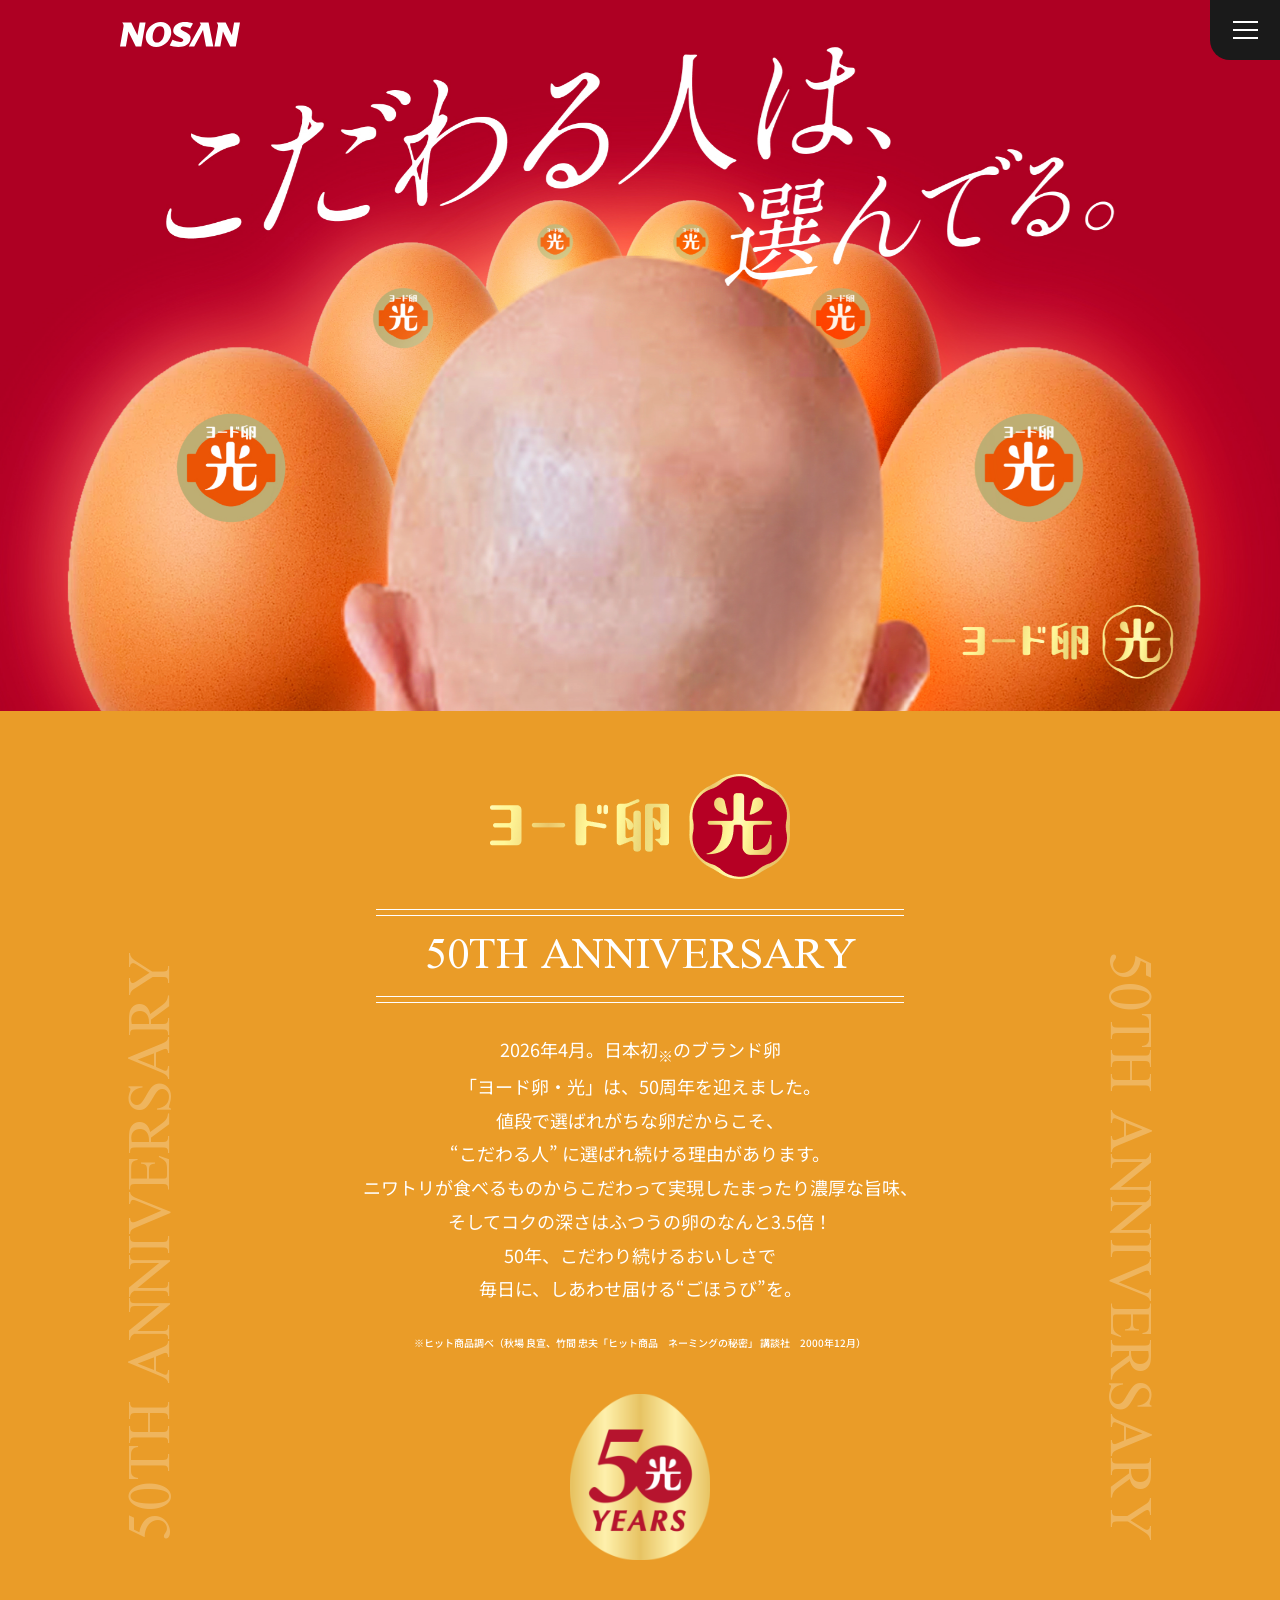
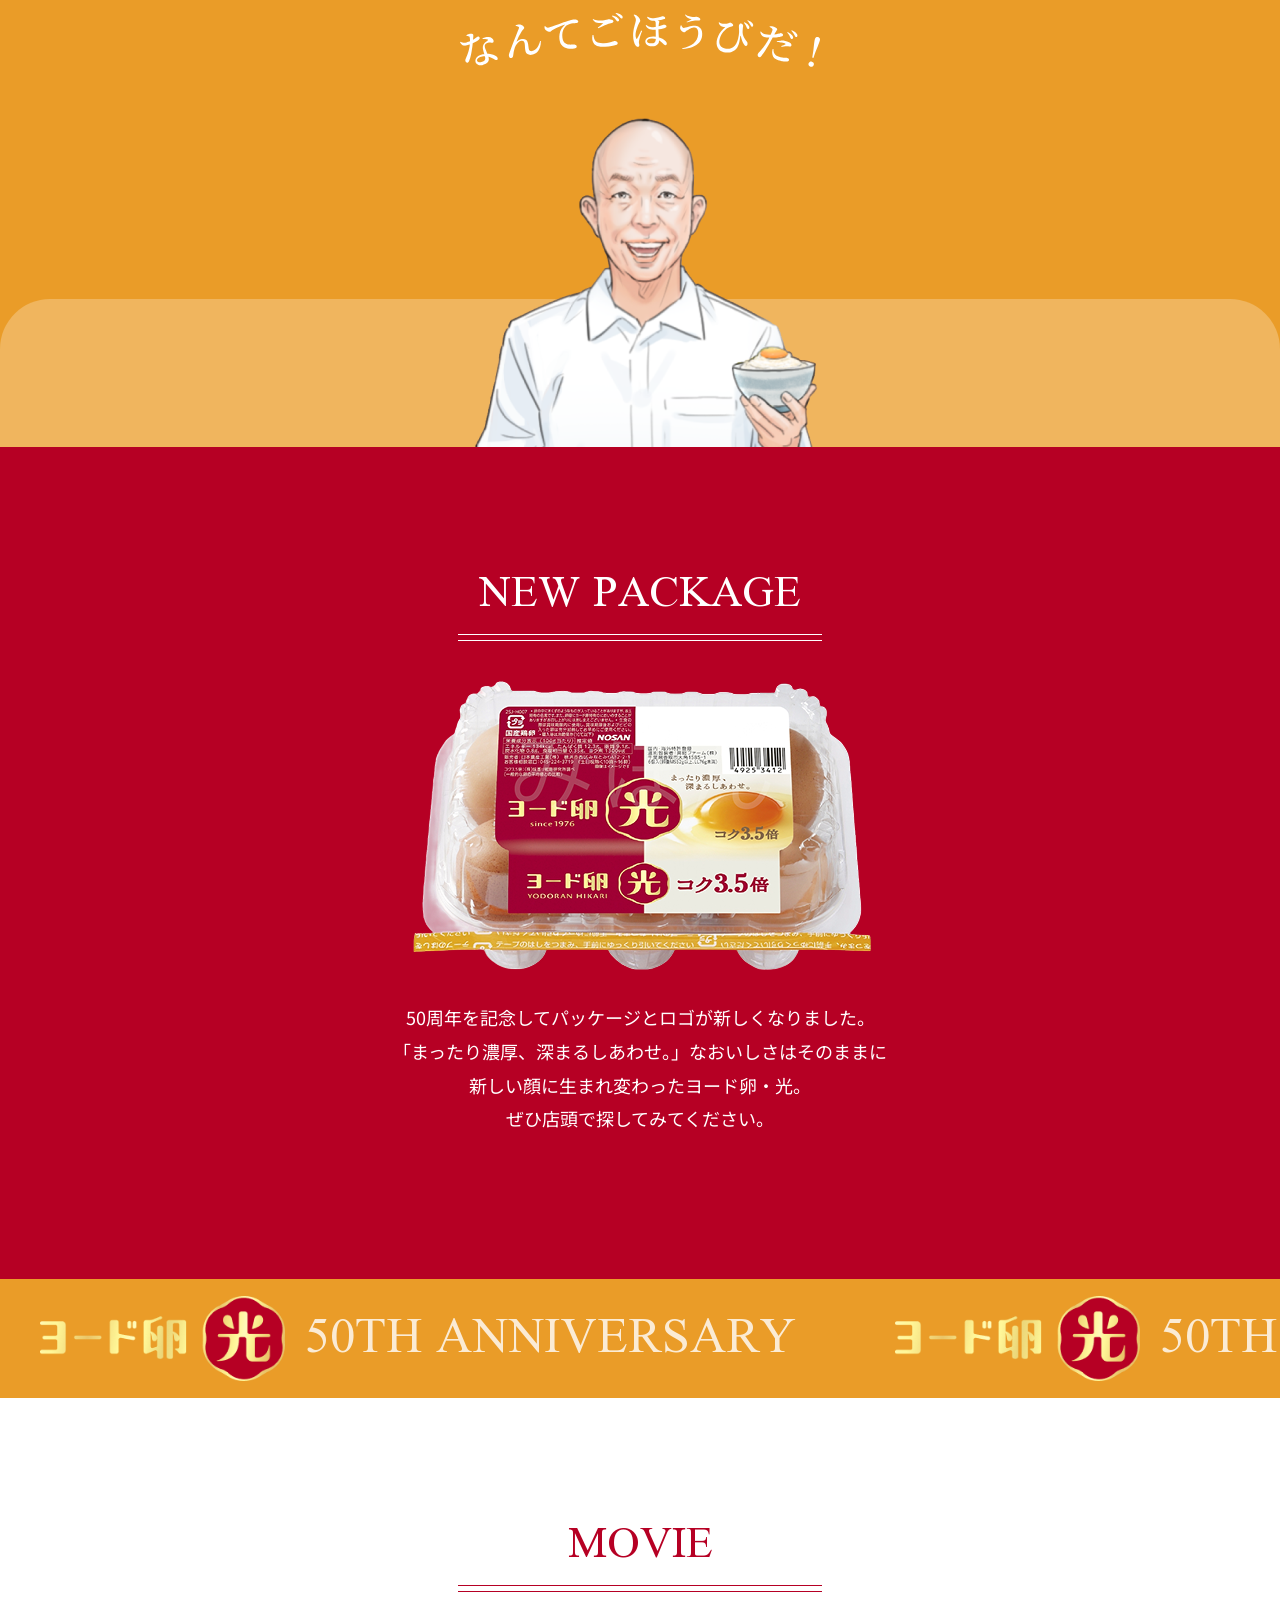
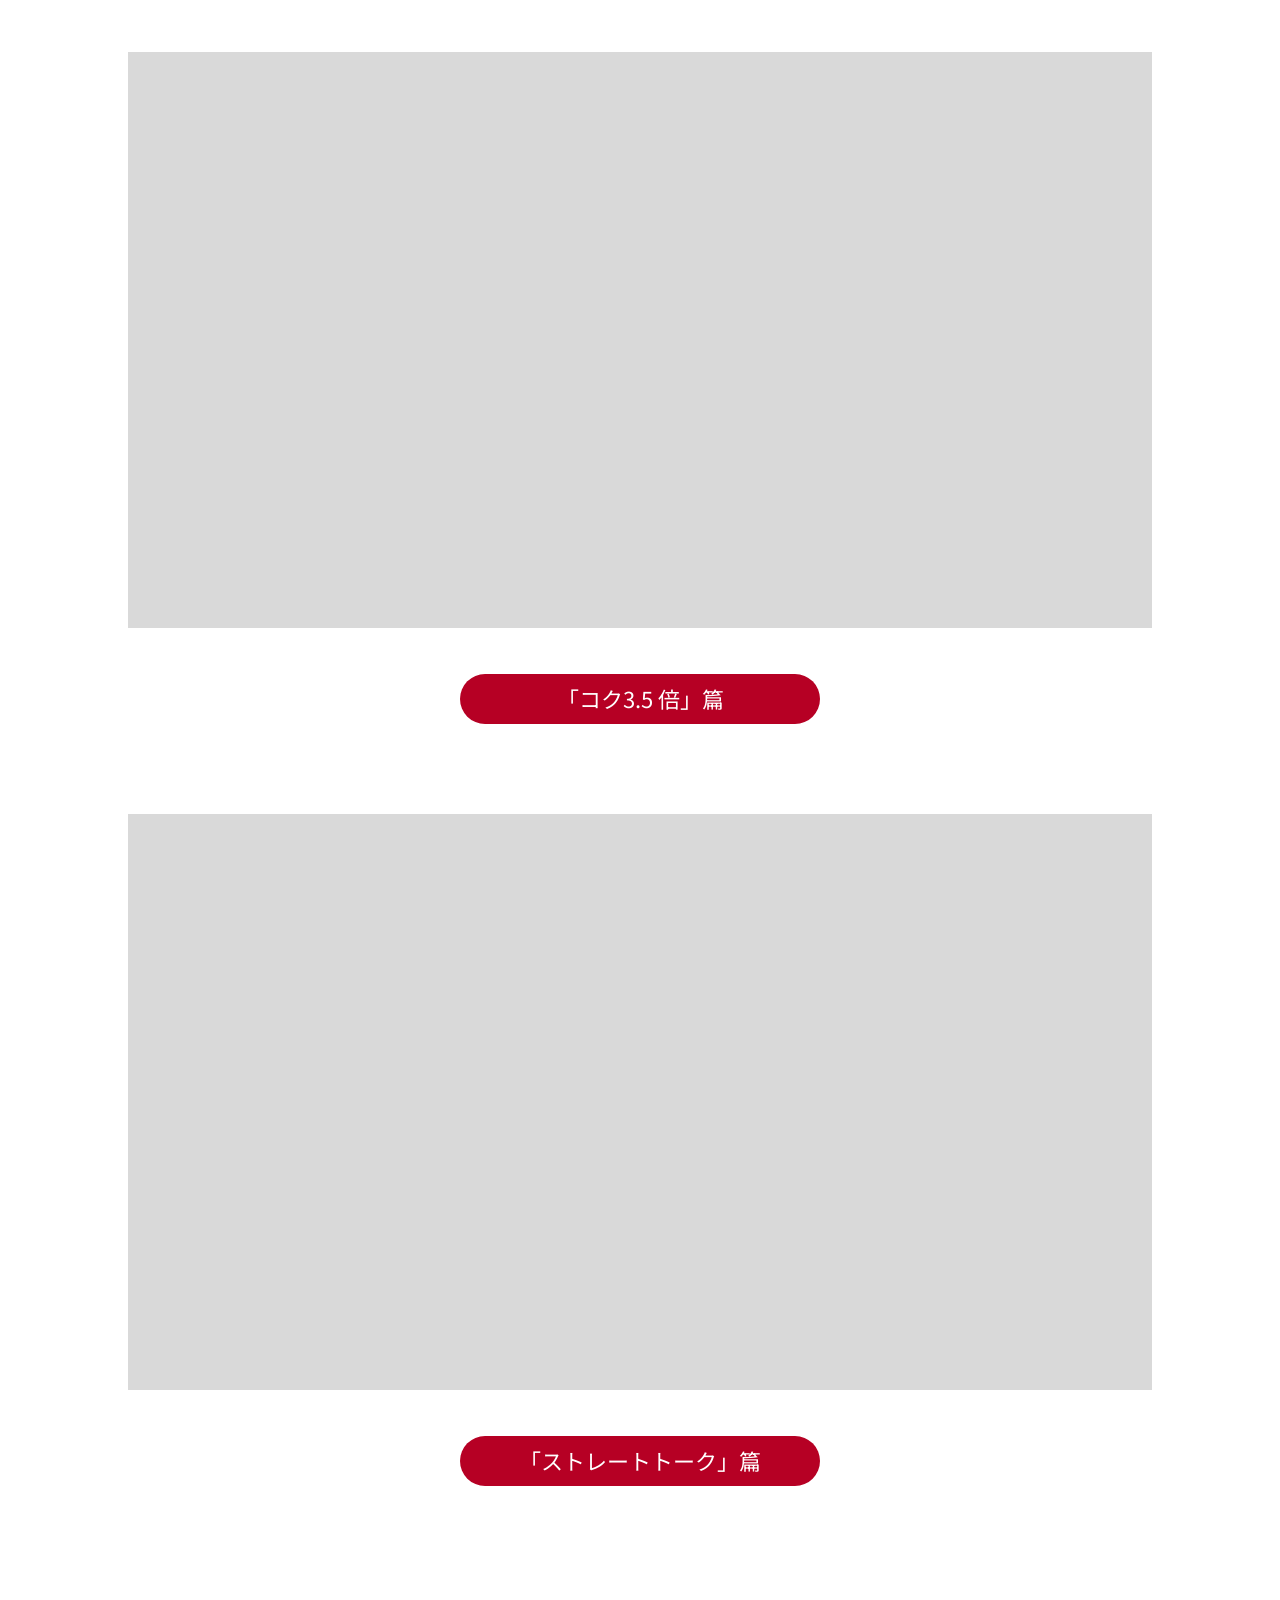
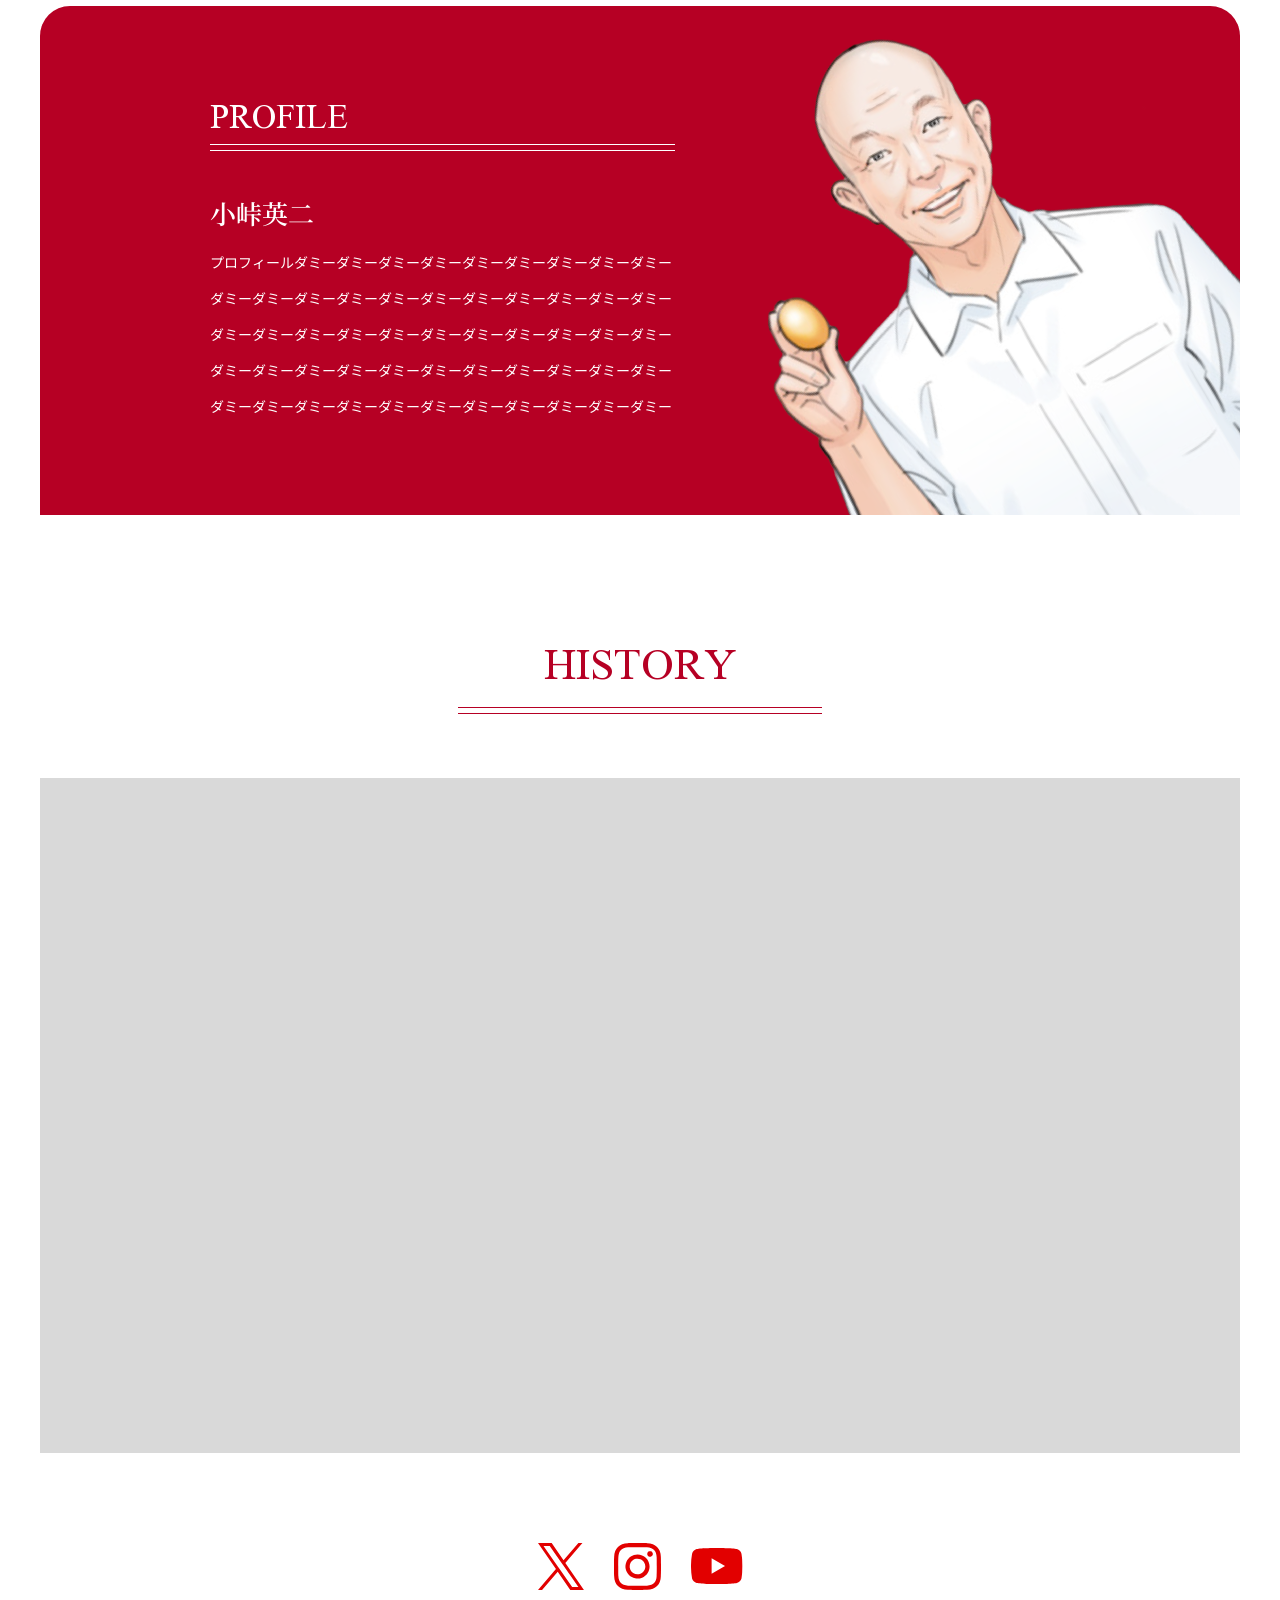
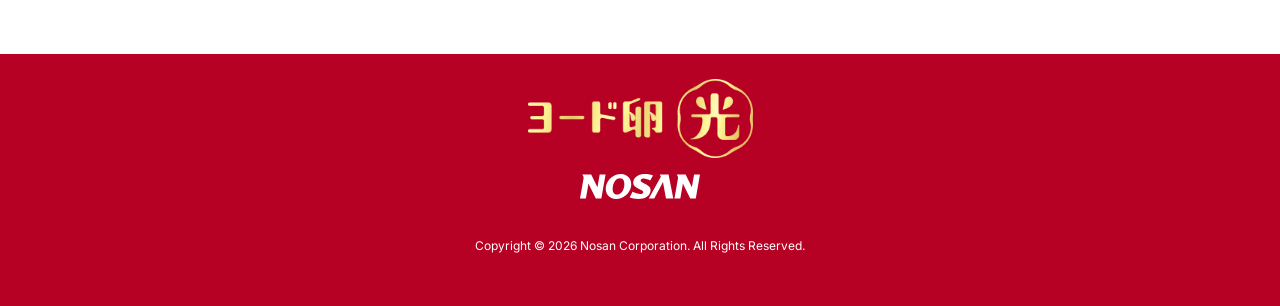
<file: index.html>
<!doctype html>
<html lang="ja">
<head>
    
    <meta charset="utf-8">
    
    <!-- Google Tag Manager -->
    <!-- End Google Tag Manager -->
    
    <meta http-equiv="X-UA-Compatible" content="IE=edge">
    <meta name="viewport" content="width=device-width, initial-scale=1, minimum-scale=1">
    <meta name="format-detection" content="telephone=no">

    <title></title>
    <meta name="keywords" content="">
    <meta name="description" content="">

    <link rel="canonical" href="">
    
    <!-- Favicon / Webclipicon -->
    <link rel="icon" href="assets/img/common/img-years.svg" sizes="32x32" />
    <link rel="icon" href="assets/img/common/img-years.svg" sizes="140x166" />
    <link rel="apple-touch-icon" href="assets/img/common/img-years.svg" />
    
	<!-- Ogp -->
    <meta property="og:site_name" content="" />
    <meta property="og:url" content="" />
    <meta property="og:type" content="article" />
    <meta property="og:title" content="" />
    <meta property="og:description" content="" />
    <meta property="og:image" content="" />
    <meta property="og:locale" content="ja_JP" />
    <meta name="twitter:card" content="summary_large_image" />
    <meta name="twitter:description" content="" />
    <meta name="twitter:image:src" content="" />
	
    <!-- Google Fonts -->
    <link rel="preconnect" href="https://fonts.googleapis.com">
    <link rel="preconnect" href="https://fonts.gstatic.com" crossorigin>
    <link href="https://fonts.googleapis.com/css2?family=Inter:ital,opsz,wght@0,14..32,100..900;1,14..32,100..900&family=Noto+Sans+JP:wght@100..900&family=Noto+Serif+JP:wght@200..900&family=Tai+Heritage+Pro:wght@400;700&display=swap" rel="stylesheet">

    <!-- Css -->

    <!-- Link Swiper's CSS -->
    <link rel="stylesheet" href="assets/vendor/swiper/swiper-bundle.min.css"/>
    <link rel="stylesheet" href="assets/vendor/fancybox/fancybox.css"/>
    <link rel="stylesheet" href="assets/css/reset.css">
    <link rel="stylesheet" href="assets/css/common.css">
    <link rel="stylesheet" href="assets/css/top.css">
    
</head>

<body>
	
    <!-- Google Tag Manager (noscript) -->
    <!-- End Google Tag Manager (noscript) -->
    
	<!-- Header -->
	<header class="header" data-include="./inc/header.html" data-path="./"></header>
    <!-- End Header -->
	
	<!-- Main -->
    <main>
        <div class="mv">
            <div class="mv-wrapper">
                <div class="mv-slide mvSwiper">
                    <div class="swiper-wrapper">
                        <div class="mv-slide-item swiper-slide">
                            <img class="only-pc" src="assets/img/mv-img01.jpg" width="100%" alt="mv">
                            <img class="only-sp" src="assets/img/mv-img02-sp.jpg" width="100%" alt="mv">
                        </div>
                        <div class="mv-slide-item swiper-slide">
                            <img class="only-pc" src="assets/img/mv-img02.jpg" width="100%" alt="mv">
                            <img class="only-sp" src="assets/img/mv-img02-sp.jpg" width="100%" alt="mv">
                        </div>
                    </div>
                </div>
            </div>
        </div>
        <section id="message" class="anni">
            <p class="anni-text anni-text--left">50TH ANNIVERSARY</p>
            <p class="anni-text anni-text--right">50TH ANNIVERSARY</p>
            <div class="anni-outer">
                <div class="anni-inner">
                    <div class="anni-logo inview fade-up">
                        <img src="assets/img/logo-txt.png" width="300" height="150" loading="lazy" alt="image photo">
                    </div>
                    <h2 class="inview fade-up heading heading--lg heading--white heading--second">50TH ANNIVERSARY</h2>
                    <p class="desc inview fade-up">2026年4月。日本初<sub>※</sub>の<br class="only-sp">ブランド卵
                        <br>「ヨード卵・光」は、<br class="only-sp">50周年を迎えました。
                        <br>値段で選ばれがちな卵だからこそ、
                        <br>“こだわる人” に選ばれ続ける<br class="only-sp">理由があります。
                        <br>ニワトリが食べるものからこだわって<br class="only-sp">実現したまったり濃厚な旨味、
                        <br>そしてコクの深さは<br class="only-sp">ふつうの卵のなんと3.5倍！
                        <br>50年、こだわり続けるおいしさで
                        <br>毎日に、しあわせ届ける“ごほうび”を。
                    </p>
                    <p class="cap inview fade-up">※ヒット商品調べ（秋場 良宣、竹間 忠夫「ヒット商品　<br class="only-sp">ネーミングの秘密」 講談社　2000年12月）</p>
                    <div class="anni-year inview fade-up">
                        <img src="assets/img/img-years.svg" width="140" height="166" loading="lazy" alt="50 YEARS">
                    </div>
                    <div class="anni-bottom inview fade-up">
                        <img src="assets/img/text.svg" alt="image photo" width="360" height="54" loading="lazy">
                        <img src="assets/img/img.png" alt="image photo" width="374" height="330" loading="lazy">
                    </div>
                </div>
            </div>
        </section>
        <section id="new-package" class="new">
            <div class="contaier-1200">
                <h2 class="heading heading--white inview fade-up">NEW PACKAGE</h2>
                <div class="new-img inview fade-up">
                    <img src="assets/img/img-new.png" alt="image photo" width="461" height="290" loading="lazy">
                </div>
                <p class="desc inview fade-up">50周年を記念して<br class="only-sp">パッケージとロゴが新しくなりました。
                    <br>「まったり濃厚、深まるしあわせ。」<br class="only-sp">なおいしさはそのままに
                    <br>新しい顔に生まれ変わった<br class="only-sp">ヨード卵・光。
                    <br>ぜひ店頭で探してみてください。</p>
            </div>
            <div class="new-bottom">
                <div class="new-slide inview fade-left new-slide-swiper">
                    <div class="swiper-wrapper">
                        <div class="swiper-slide new-slide-item">
                            <img src="assets/img/logo-txt.png" alt="image photo" width="245" height="85" loading="lazy">
                            <p class="new-slide-item--txt">50TH ANNIVERSARY</p>
                        </div>
                        <div class="swiper-slide new-slide-item">
                            <img src="assets/img/logo-txt.png" alt="image photo" width="245" height="85" loading="lazy">
                            <p class="new-slide-item--txt">50TH ANNIVERSARY</p>
                        </div>
                        <div class="swiper-slide new-slide-item">
                            <img src="assets/img/logo-txt.png" alt="image photo" width="245" height="85" loading="lazy">
                            <p class="new-slide-item--txt">50TH ANNIVERSARY</p>
                        </div>
                        <div class="swiper-slide new-slide-item">
                            <img src="assets/img/logo-txt.png" alt="image photo" width="245" height="85" loading="lazy">
                            <p class="new-slide-item--txt">50TH ANNIVERSARY</p>
                        </div>
                    </div>
                </div>
            </div>
        </section>
        <section id="movie" class="movie">
            <div class="container-1024">
                <h2 class="heading heading--red inview fade-up">MOVIE</h2>
                <div class="movie-list">
                    <div class="movie-item inview fade-up">
                        <div class="movie-video">
                            <img src="assets/img/img-ex.jpg" alt="" width="1024" height="576">
                        </div>
                        <a href="https://youtu.be/3xmrwRxFglQ" data-width="50%" data-height="50%" data-fancybox data-aspect-ratio="2 / 1" class="movie-btn">「コク3.5 倍」篇</a>
                    </div>
                    <div class="movie-item inview fade-up">
                        <div class="movie-video">
                            <img src="assets/img/img-ex.jpg" alt="" width="1024" height="576">
                        </div>
                        <a href="" class="movie-btn">「ストレートトーク」篇</a>
                    </div>
                </div>
            </div>
        </section>
        <section class="container-1200">
            <div id="profile" class="profile">
                <div class="profile-inner">
                    <div class="profile-content inview fade-left">
                        <h2 class="heading heading--sm">PROFILE</h2>
                        <h5 class="profile-title">小峠英二</h5>
                        <p class="profile-desc">プロフィールダミーダミーダミーダミーダミーダミーダミーダミーダミーダミーダミーダミーダミーダミーダミーダミーダミーダミーダミーダミーダミーダミーダミーダミーダミーダミーダミーダミーダミーダミーダミーダミーダミーダミーダミーダミーダミーダミーダミーダミーダミーダミーダミーダミーダミーダミーダミーダミーダミーダミーダミーダミーダミー</p>
                    </div>
                    <div class="profile-img">
                        <img src="assets/img/img-profile.png" alt="image photo" width="476" height="480" loading="lazy">
                    </div>
                </div>
            </div>
            <div id="history" class="history">
                <h2 class="heading heading--red inview fade-up">HISTORY</h2>
                <div class="history-img inview fade-up">
                    <img src="assets/img/img-ex.jpg" alt="" width="1200" height="2003">
                </div>
            </div>
        </section>
    </main>
	<!-- End Main -->
	
	<!-- Footer -->
	<footer class="footer" data-include="./inc/footer.html" data-path="./"></footer>
    <!-- End Footer -->
	
    <!-- Js -->	
    <!-- Swiper JS -->
    <script src="assets/js/common.js" defer></script>
    <script src="assets/vendor/swiper/swiper-bundle.min.js" defer></script>
    <script src="assets/js/top.js" defer></script>
    <script src="assets/vendor/fancybox/fancybox.umd.js" defer></script>

</body>
</html>
</file>
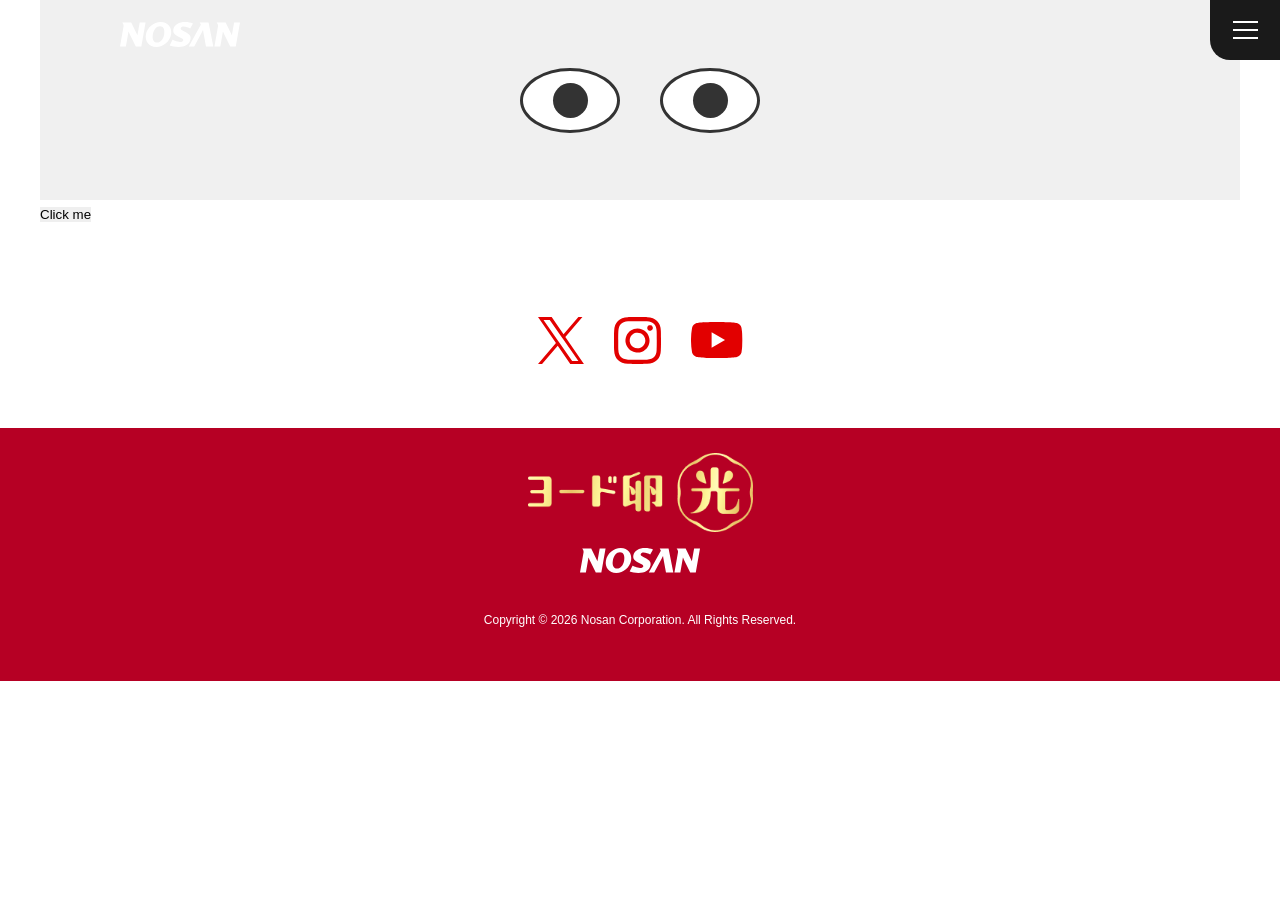
<file: lowerpage/index.html>
<!doctype html>
<html lang="ja">
<head>
    
    <meta charset="utf-8">
    
    <!-- Google Tag Manager -->
    <!-- End Google Tag Manager -->
    
    <meta http-equiv="X-UA-Compatible" content="IE=edge">
    <meta name="viewport" content="width=device-width, initial-scale=1, minimum-scale=1">
    <meta name="format-detection" content="telephone=no">

    <title></title>
    <meta name="keywords" content="">
    <meta name="description" content="">

    <link rel="canonical" href="">
    
    <!-- Favicon / Webclipicon -->
    <link rel="icon" href="../assets/img/common/favicon.png" sizes="32x32" />
    <link rel="icon" href="../assets/img/common/favicon.png" sizes="192x192" />
    <link rel="apple-touch-icon" href="../assets/img/common/favicon.png" />
    
	<!-- Ogp -->
    <meta property="og:site_name" content="" />
    <meta property="og:url" content="" />
    <meta property="og:type" content="article" />
    <meta property="og:title" content="" />
    <meta property="og:description" content="" />
    <meta property="og:image" content="" />
    <meta property="og:locale" content="ja_JP" />
    <meta name="twitter:card" content="summary_large_image" />
    <meta name="twitter:description" content="" />
    <meta name="twitter:image:src" content="" />
	
    <!-- Google Fonts -->
    <link rel="preconnect" href="https://fonts.googleapis.com">
    <link rel="preconnect" href="https://fonts.gstatic.com" crossorigin>
    
    <!-- Css -->
    <link rel="stylesheet" href="../assets/css/reset.css">
    <link rel="stylesheet" href="../assets/css/common.css">
    <link rel="stylesheet" href="../assets/css/lowerpage.css">
    
</head>

<body>
	
    <!-- Google Tag Manager (noscript) -->
    <!-- End Google Tag Manager (noscript) -->
    
	<!-- Header -->
	<header class="header" data-include="../inc/header.html" data-path="../"></header>
    <!-- End Header -->
	
	<!-- Main -->
    <div class="main">
        <div class="container">
            <div class="face-container">
    <!-- Mắt trái -->
    <div class="eye eye--left">
        <div class="iris"></div>
        <div class="eyelid"></div>
    </div>
    
    <!-- Mắt phải -->
    <div class="eye eye--right">
        <div class="iris"></div>
        <div class="eyelid"></div>
    </div>
</div>


            <button id="myBtn">Click me</button>
            <p id="text" style="display: none;">Lorem ipsum dolor sit amet consectetur adipisicing elit. Sequi repellendus sapiente saepe omnis aliquid harum veritatis! Aliquid, quod velit aspernatur nam odit, eligendi soluta rerum labore facilis blanditiis nemo. Sit.</p>
        </div>
	</div>
	<!-- End Main -->
    
	<!-- Footer -->
	<footer class="footer" data-include="../inc/footer.html" data-path="../"></footer>
    <!-- End Footer -->
	
    <!-- Js -->	
    <script src="../assets/js/common.js"></script>
    
    <script src="../assets/js/lowerpage.js"></script>
</body>
</html>
</file>
<file: assets/css/common.css>
@charset "utf-8";
:root {
    --font-primary: "Noto Sans JP", sans-serif;
    --font-secondary: "Tai Heritage Pro", serif;
    --color-primary: #B60024;
}
/* Common */
.container-1024 {
    max-width: 1024px;
    width: calc(100% - 40px);
    margin: 0 auto;
}

.container-1200 {
    max-width: 1200px;
    width: calc(100% - 40px);
    margin: 0 auto;
}

.container{max-width: 1200px; width: calc(100% - 40px); margin: 0 auto;}
.txt-link{color: #f00; text-decoration: underline; text-underline-offset: 0.2em;}
.txt-link:hover{text-decoration: none;}

.bold{font-weight: bold;}
.txt-flip{text-align: right; transform: rotateY(180deg);}
.txt-flipcen{text-align: center; transform: rotateY(180deg);}

.cap,
[class*="cap-"]{font-size: 1rem; line-height: 1.4;}
.cap-abs_right{position: absolute; bottom: 0.7rem; right: 0.7rem; text-align: right;}
.cap-abs_left{position: absolute; bottom: 0.7rem; left: 0.7rem;}
.cap-right{padding-top: 5px; text-align: right;}
.cap-left{padding-top: 5px;}
.shadow{color: #fff; text-shadow: 0 0 0.1rem rgba(0,0,0,.5), 0 0 0.2rem rgba(0,0,0,.5), 0 0 0.3rem rgba(0,0,0,.5), 0 0 0.4rem rgba(0,0,0,.5), 0 0 0.5rem rgba(0,0,0,.5), 0 0 0.6rem rgba(0,0,0,.5), 0 0 0.7rem rgba(0,0,0,.5), 0 0 0.8rem rgba(0,0,0,.5), 0 0 0.9rem rgba(0,0,0,.5), 0 0 1rem rgba(0,0,0,.5);}


/* Header */
/* 1. Thiết lập chung cho Menu Wrap */
.menu-wrap {
    position: fixed;
    top: 0;
    left: 0;
    width: 100%;
    min-height: 100%;
    background-color: #887575;
    /* Màu nâu tím như trong hình */
    z-index: 999;
    display: flex;
    align-items: center;
    justify-content: center;
    text-align: center;

    /* Hiệu ứng ẩn mặc định */
    opacity: 0;
    visibility: hidden;
    clip-path: polygon(0 0, 100% 0, 100% 0, 0 0);
    transition: all 0.4s ease-in-out;
}

/* 2. Khi Menu được mở */
.menu-wrap.is-open {
    clip-path: polygon(0 0, 100% 0, 100% 100%, 0% 100%);
    opacity: 1;
    visibility: visible;
}

/* 3. Nội dung bên trong */
.menu-inner {
    width: 100%;
    max-width: 400px;
    padding: 2rem;
}

.menu-logo {
    margin-bottom: 4.5rem;
}

.menu-list ul {
    list-style: none;
    padding: 0;
    margin: 0 0 4rem 0;
}

.menu-list ul li {
    margin: 2rem 0;

}

.menu-link {
    /* display: block; */
    font-size: 3rem;
    color: #fff;
    text-decoration: none;
    letter-spacing: 0.2em;
    text-transform: uppercase;
    transition: all 0.3s linear;
    font-family: var(--font-secondary);
    position: relative;
    font-weight: 400;
}

.menu-link::after {
    content: "";
    position: absolute;
    width: 0;
    height: 2px;
    transform: translate(-50%, -50%);
    bottom: 10px;
    left: 50%;
    background: linear-gradient(to right, #FFF9BA, #EBD679);
    transition: all 0.3s linear;
}

.menu-link:hover::after {
    width: 100%;
}

.menu-link.is-active::after {
    width: 100%;
}

/* 4. Social Icons */
.social-list {
    display: flex;
    justify-content: center;
    gap: 3rem;
    list-style: none;
    padding: 0;
    margin-bottom: 4.5rem;
}

.social-list li {
    display: flex;
    justify-content: center;
    align-items: center;
}


.social-list img {
    filter: brightness(0) invert(1);
    /* Chuyển icon sang màu trắng nếu là file màu gốc */
    height: auto;
}

.social-icon {
    transition: all .3s linear;
}

.social-icon:hover {
    opacity: .6;
    transform: rotate(10deg);
}

/* Container chứa nút */
.menu-icon {
    position: fixed;
    top: 0;
    /* Khoảng cách từ trên xuống */
    right: 0;
    /* Khoảng cách từ phải sang */
    display: flex;
    flex-direction: column;
    justify-content: center;
    align-items: center;
    cursor: pointer;
    z-index: 10000;
    /* Đảm bảo luôn nằm trên cùng */

    width: 70px;
    height: 60px;
    background: #1A1A1A;
    border-bottom-left-radius: 20px;
}

.menu-icon:hover {
    opacity: .8;
    transition: all 0.3s ease-in-out;
}

/* 3 thanh gạch ngang của Hamburger */
.menu-icon span {
    display: block;
    width: 25px;
    height: 2px;
    /* Thanh mảnh như trong hình */
    background-color: #fff;
    /* Màu mặc định khi đóng (thường là đen/xám) */
    margin: 3px 0;
    /* Khoảng cách giữa các thanh */
    transition: all 0.3s ease-in-out;
}

/* --- KHI MENU MỞ (Class .is-open) --- */

/* Đổi màu thanh gạch sang TRẮNG để nổi bật trên nền nâu */
.menu-icon.is-open span {
    margin: 0;
    /* Thu hẹp khoảng cách để xoay chuẩn tâm */
}

/* Xoay thanh 1 thành đường chéo \ */
.menu-icon.is-open span:nth-child(1) {
    transform: rotate(45deg);
}

/* Ẩn thanh ở giữa */
.menu-icon.is-open span:nth-child(2) {
    opacity: 0;
    width: 0;
}

/* Xoay thanh 3 thành đường chéo / */
.menu-icon.is-open span:nth-child(3) {
    transform: rotate(-45deg) translate(2px, -3px);
}

.header-wrap {
    display: flex;
    justify-content: space-between;
    position: fixed;
    top: 0;
    right: 0;
    width: 100%;
    padding: 20px 0 20px 120px;
    z-index: 99;
    transition: all 0.8s cubic-bezier(0.4, 0, 0.2, 1);
}

.header-wrap.blend-mode {
    background: linear-gradient(to top, rgba(0, 0, 0, 0.2) 0%, transparent 100%);
}

.header-wrap.blend-mode .header-logo img {
    filter: drop-shadow(0 0 5px rgba(255, 255, 255, 0.5));
    animation: pulseGlow 3s ease-in-out infinite;
}

@keyframes pulseGlow {

    0%,
    100% {
        filter: drop-shadow(0 0 5px rgba(255, 255, 255, 0.4));
        opacity: 0.8;
    }

    50% {
        filter: drop-shadow(0 0 15px rgba(255, 255, 255, 0.9));
        opacity: 1;
    }
}
@media screen and (min-width: 769px){
	
}

@media screen and (max-width: 768px){
	.menu-link {
        font-size: 2rem;
    }

    .menu-logo img {
        width: 206px;
    }

    .menu-inner {
        padding: 40px 20px;
    }

    .social-list li img {
        width: 35px;
    }

    .menu-social-logo img {
        width: 67px;
    }

    .menu-icon {
        width: 50px;
        height: 45px;
    }

    .menu-icon span {
        width: 16px;
    }

    .header-wrap {
        padding: 10px 0 20px 25px;
    }
}

@media screen and (max-width: 1200px){
	
}

@media screen and (max-width: 480px){
	
}

/* Main */

@media screen and (min-width: 769px){
	
}

@media screen and (max-width: 768px){
	
}

@media screen and (max-width: 1200px){
	
}

@media screen and (max-width: 480px){
	
}
.scrollTop {
    position: fixed;
    bottom: 23px;
    right: 23px;
    cursor: pointer;
    /* overflow: hidden; Quan trọng: để ẩn icon khi nó bay ra ngoài phạm vi nút */
    opacity: 0;
    visibility: hidden;
    transition: all 0.3s ease;
    display: flex;
    align-items: center;
    justify-content: center;
}

/* Hiện nút khi có class .on (từ JS của bạn) */
.scrollTop.is-show {
    opacity: 1;
    visibility: visible;
}

/* Wrapper của icon */
.icon-wrap {
    display: block;
    transition: transform 0.3s ease, opacity 0.3s ease;
}

/* HIỆU ỨNG HOVER */
.scrollTop:hover .icon-wrap {
    animation: backToTop 1s ease-in-out infinite alternate;
}

@keyframes backToTop {
    0% {
        transform: translateY(0);
    }

    50% {
        transform: translateY(-10px);
    }

    100% {
        transform: translateY(0);
    }
}
/* Footer */
.footer{
    margin-top: clamp(2rem, 0.599rem + 7vw, 9rem);
}
.footer-wrap {
    margin-top: min(6vw, 6.4rem);
    background: var(--color-primary);
    display: flex;
    justify-content: center;
    align-items: center;
    flex-direction: column;
    padding: 2.5rem 20px 5rem;
}

.footer-logo {}

.footer-logo-txt {
    margin: 1.4rem 0 3.7rem;
}

.footer-copyright {
    font-size: 1.2rem;
    font-family: "Inter", sans-serif;
    text-align: center;
}

.footer-social .social-icon {
    filter: invert(29%) sepia(93%) saturate(5436%) hue-rotate(371deg) brightness(88%) contrast(117%);
}
@media screen and (min-width: 769px){
	
}

@media screen and (max-width: 768px){
	.footer-container{
        margin-top: 47px;
    }
    .footer-wrap{
        margin-top: 44px;
    }
    .footer-logo img{
        width: 179px;
    }
    .footer-logo-txt img{
        width: 95px;
    }
    .footer-copyright{
        font-size: 1rem;
    }
    .scrollTop{
        bottom: 20px;
        right: 20px;
    }
}

@media screen and (max-width: 1200px){
	
}

@media screen and (max-width: 480px){
	
}

/* Animate */
@media screen{
    .inview{}
    .fade-in{opacity: 0; transition: 1.5s;}
    .fade-in.is-view{opacity: 1;}

    .fade-up{opacity: 0; transform: translateY(30px); transition: 1.5s;}
    .fade-up.is-view{opacity: 1; transform: translateY(0);}

    .fade-right{opacity: 0; transform: translateX(-30px); transition: 1.5s;}
    .fade-right.is-view{opacity: 1; transform: translateX(0);}
    /* Animate */
    .fade-in {
        opacity: 0;
        transition: opacity 1.5s ease;
    }
    
    .fade-in.is-view {
        opacity: 1;
    }
    
    .fade-up {
        opacity: 0;
        transform: translateY(40px);
        -webkit-transform: translateY(40px);
        transition: opacity 1.5s ease, transform 1.5s ease;
    }
    
    .fade-up.is-view {
        opacity: 1;
        transform: translateY(0);
        -webkit-transform: translateY(0);
    }
    
    .fade-down {
        opacity: 0;
        transform: translateY(-40px);
        -webkit-transform: translateY(-40px);
        transition: opacity 1.5s ease, transform 1.5s ease;
    }
    
    .fade-down.is-view {
        opacity: 1;
        transform: translateY(0);
        -webkit-transform: translateY(0);
    }
    
    .fade-left {
        opacity: 0;
        transform: translateX(-40px);
        -webkit-transform: translateX(-40px);
        transition: opacity 1.5s ease, transform 1.5s ease;
    }
    
    .fade-left.is-view {
        opacity: 1;
        transform: translateY(0);
        -webkit-transform: translateY(0);
    }
    
    .fade-right {
        opacity: 0;
        transform: translateX(40px);
        -webkit-transform: translateX(40px);
        transition: opacity 1.5s ease, transform 1.5s ease;
    }
    
    .fade-right.is-view {
        opacity: 1;
        transform: translateY(0);
        -webkit-transform: translateY(0);
    }
    
    .zoom-in {
        opacity: 0;
        overflow: hidden;
        transform: scale(0.7, 0.7);
        -webkit-transform: scale(0.7, 0.7);
        transition: opacity 1.5s ease, transform 1.5s ease;
    }
    
    .zoom-in.is-view {
        opacity: 1;
        transform: scale(1, 1);
        -webkit-transform: scale(1, 1);
    }
    
    .zoom-out {
        opacity: 0;
        overflow: hidden;
        transform: scale(1.2, 1.2);
        -webkit-transform: scale(1.2, 1.2);
        transition: opacity 1.5s ease, transform 1.5s ease;
    }
    
    .zoom-out.is-view {
        opacity: 1;
        transform: scale(1, 1);
        -webkit-transform: scale(1, 1);
    }
}

@media (min-width: 768px) {
    .delay1 {
        transition-delay: .4s;
    }

    .delay2 {
        transition-delay: .6s;
    }

    .delay3 {
        transition-delay: .8s;
    }

    .delay4 {
        transition-delay: 1s;
    }
}
</file>
<file: assets/css/top.css>
@charset "utf-8";
/* Top */
html{scroll-padding-top: 85px;}
/* header{position: fixed; top: 0; left: 0; width: 100%; z-index: 100; background: #fff;} */
.main{padding-top: 85px;}

.menu{display: flex;}
.menu li{margin-left: 20px;}
.menu a.is-active{color: red;}

.anni{
    padding-top: 6.3rem;
    background: #EA9C28;
    position: relative;
}
.anni::after{
    position: absolute;
    content: "";
    height: 14.8rem;
    background: #fff;
    opacity: 0.25;
    border-top-left-radius: 50px;
    border-top-right-radius: 50px;
    bottom: 0;
    left: 0;
    right: 0;
    /* z-index: -1; */
}
.anni-outer{
    width: 1186px;
    max-width: calc(100% - 40px);
    margin: 0 auto;
    position: relative;
    overflow: hidden;
}
.anni-text{
    position: absolute;
    top: 18%;
    font-size: 6rem;
    text-transform: uppercase;
    font-family: var(--font-secondary);
    opacity: 0.25;
    -ms-writing-mode: tb-lr;
    -webkit-writing-mode: vertical-lr;
    writing-mode: vertical-lr;
}
.anni-text.anni-text--left{
    transform: rotate(180deg);
    left: 8vw;
}
.anni-text.anni-text--right{
    right: 8vw;
}
.anni-logo{
    display: flex;
    justify-content: center;
    align-items: center;
    margin-bottom: 3rem;
}
.anni-bottom img:nth-child(2){
    transform: translateY(40px);
    animation: backToTop 5s ease-in-out infinite alternate;
}

@keyframes backToTop {
    0% {
        transform: translateY(0);
    }

    50% {
        transform: translateY(-20px);
    }

    100% {
        transform: translateY(0);
    }
}

.heading{
    font-family: var(--font-secondary);
    font-size: 4.4rem;
    text-transform: uppercase;
    text-align: center;
    line-height: 1;
    padding: 25px 10px;
    box-sizing: border-box;
    margin: 0 auto;
    position: relative;
    font-weight: normal;
    letter-spacing: 10%;
}
.heading--second::before ,
.heading::after {
    content: "";
    position: absolute;
    height: 5px;             
    border-top: 1px solid #FFFFFF;
    border-bottom: 1px solid #FFFFFF;
    left: 50%;
    transform: translateX(-50%);
    width: 364px;
}
.heading--second::before {
    top: 0;                
}

/* Tạo 2 đường kẻ phía dưới */
.heading::after {
    bottom: 0;         
}
.heading--white{
    color: #ffffff;
}
.heading--second::before ,
.heading.heading--second::after{
    width: 12em;
}
.desc{
    font-size: 1.8rem;
    /* font-weight: 500; */
    text-align: center;
    margin: 3rem 0;
    line-height: 1.875;
    letter-spacing: 15%;
}
.cap{
    font-size: 1rem;
    font-weight: 500;
    text-align: center;
}
.anni-year{
    margin: 4.4rem auto 5.3rem;
    display: flex;
    justify-content: center;
    align-items: center;
}
.anni-bottom{
    display: flex;
    justify-content: center;
    align-items: center;
    flex-direction: column;
    gap: 10px;
    position: relative;
    z-index: 2;
}
.new{
    background: var(--color-primary);
    padding-top: min(10vw, 10rem);
}
.heading{
    /* width: 364px; */
}
.heading--white{

}
.heading--second{

}
.new-img{
    display: flex;
    justify-content: center;
    align-items: center;
    margin-top: 40px;
}
.desc{

}
.new-bottom{
    margin-top: min(14vw, 14.3rem);
}
.new-slide{
    background: #EA9C28;
    padding: 1.7rem 0;
}

.new-slide-item{
    display: flex !important; 
    justify-content: center;
    align-items: center;
    height: 85px;
    /* margin: 0 8px; */
    gap: 20px;
    width: 835px;
}
.new-slide-item--txt{
    opacity: .8;
    font-size: 5rem;
    text-transform: uppercase;
    font-family: var(--font-secondary);
    letter-spacing: 10%;
    line-height: 1;
}
/* Quan trọng nhất: Ép chuyển động tuyến tính không nghỉ */
.new-slide-swiper .swiper-wrapper {
    transition-timing-function: linear !important;
    will-change: transform;
}
.new-slide-swiper {
    position: relative;
    /* mask-image: linear-gradient(to right, transparent, rgba(0, 0, 0, 0.486) 15%, black 85%, transparent);
    -webkit-mask-image: linear-gradient(to right, transparent, rgba(0, 0, 0, 0.486) 15%, black 85%, transparent); */
    pointer-events: none; /* Chặn chuột như bạn yêu cầu */
}

.movie{
    padding: min(10vw, 10rem) 0 min(12vw, 12rem);
}
.heading--red{
    color: var(--color-primary);
}
.heading--red::after{
    border-top: 1px solid var(--color-primary);
    border-bottom: 1px solid var(--color-primary);
}
.movie-list{
    margin-top: min(6vw, 6rem);
}
.movie-item:not(:last-child){
    margin-bottom: min(9vw, 9rem);
}
.movie-video{

}
.movie-btn{
    margin: 46px auto 0;
    width: 360px;
    height: 50px;
    display: flex;
    justify-content: center;
    align-items: center;
    font-size: 2.2rem;
    background: var(--color-primary);
    border-radius: 100px;
    text-decoration: none;
    letter-spacing: 10%;
    transition: all .2s linear;
    /* border: 2px solid var(--color-primary); */
}
.movie-btn:hover{
    background: #EA9C28;
}

.profile{
    background: var(--color-primary);
    border-top-left-radius: 30px;
    border-top-right-radius: 30px;
    padding: min(8vw, 8.1rem) 0 0 min(17vw, 17rem);
    margin-bottom: min(10vw, 10.5rem);
}
.profile-inner{
    position: relative;
    display: flex;
    justify-content: space-between;
    align-items: center;
}
.profile-content{
    width: 50%;
    max-width: 465px;
    padding-bottom: min(9vw, 9rem);
}

.heading{

}
.heading--sm{
    width: 100%;
    font-size: 3.4rem;
    padding: 15px 0;
    text-align: left;
}
.heading--sm::after{
    left: 0;
    transform: unset;
    width: 100%;
}
.profile-title{
    font-size: 2.6rem;
    margin: min(5vw, 4rem) 0 1rem;
    font-weight: 600;
    font-family: "Noto Serif JP", serif;
}
.profile-desc{
    font-size: 1.4rem;
    line-height: 2.57;
}
.profile-img{   
    width: 46.116%;
    position: absolute;
    right: 0;
    bottom: 0;
}   
.profile-img img{
    display: inline-block;
    /* Đặt tâm xoay ở dưới cùng để giống như đang đứng lắc lư */
    transform-origin: bottom center; 
    animation: swingAction 3s ease-in-out infinite;
}
@keyframes swingAction {
    0%, 100% { transform: rotate(0deg); }
    25% { transform: rotate(2deg); } /* Lắc sang phải */
    75% { transform: rotate(-2deg); } /* Lắc sang trái */
}
.profile-img:hover {
    animation: wobbleAction 0.8s both;
}

@keyframes wobbleAction {
    0% { transform: translateX(0%); }
    15% { transform: translateX(-5%) rotate(-2deg); }
    30% { transform: translateX(3%) rotate(1deg); }
    45% { transform: translateX(-3%) rotate(-1deg); }
    60% { transform: translateX(2%) rotate(1deg); }
    75% { transform: translateX(-1%) rotate(-1deg); }
    100% { transform: translateX(0%); }
}
@keyframes floatAndSwing {
    0%, 100% { transform: translateY(0) rotate(0deg); }
    50% { transform: translateY(-15px) rotate(2deg); }
}
.profile-img {
    animation: floatAndSwing 4s ease-in-out infinite;
}

.history-img{
    margin-top: min(6vw, 6.4rem);
}

@media screen and (min-width: 769px){
	
}

@media screen and (max-width: 768px){
	.anni{
        padding-top: 4rem;
    }
    .heading{
        font-size: 2.8rem;
        padding: 20px 5px 15px;
    }
    .desc{
        font-size: 1.6rem;
        margin-bottom: 16px;
    }
    .anni::after{
        border-top-left-radius: 30px;
        border-top-right-radius: 30px;
    }
    .heading::after {
        width: 237px;
    }
    .new-img img{
        width: 216px;
    }
    .new-slide-item--txt{
        font-size: 3rem;
    }
    .new-slide-item{
        height: 50px;
        width: 510px;
    }
    .new-slide-item img{
        height: 50px;
        width: 146px;
        object-fit: contain;
    }
    .movie-btn{
        width: 230px;
        height: 34px;
        font-size: 1.6rem;
        margin-top: 26px;
    }
    .movie-item:not(:last-child) {
        margin-bottom: 52px;
    }
    .profile{
        margin: 0 -20px 30px -20px;
        overflow: hidden;
        padding: 40px 20px 0 20px;
    }
    .heading--sm{
        text-align: center;
    }
    .heading--sm::after{
        width: 100%;
    }
    .profile-inner{
        flex-direction: column;
    }
    .profile-content{
        width: 100%;
    }
    .profile-img{
        width: 100%;
        position: unset;
        /* animation: none; */
        margin-right: -40px;
    }
    .profile-img img{
        /* animation: none; */

    }
    .history-img{
        margin-top: 3.8rem;
    }
    .anni-text.anni-text--left{
        left: -20px;
    }
    .anni-text.anni-text--right{
        right: -20px;
    }
    .anni{
        overflow: hidden;
    }
}

@media screen and (max-width: 1200px){
	
}

@media screen and (max-width: 480px){
	
}
</file>
<file: assets/css/lowerpage.css>
.face-container {
    display: flex;
    gap: 40px; /* Khoảng cách giữa 2 mắt */
    justify-content: center;
    align-items: center;
    height: 200px;
    background: #f0f0f0;
}

.eye {
    position: relative;
    width: 100px;
    height: 65px;
    background: #fff;
    border-radius: 50%;
    border: 3px solid #333;
    overflow: hidden;
    display: flex;
    justify-content: center;
    align-items: center;
}

/* Con ngươi */
.iris {
    width: 35px;
    height: 35px;
    background: #333;
    border-radius: 50%;
}

/* Mí mắt */
.eyelid {
    position: absolute;
    top: 0;
    left: 0;
    width: 100%;
    height: 100%;
    background: #e0ac69; /* Màu da */
    transform-origin: top;
    transform: scaleY(0);
    animation: blink-animation 4s infinite;
}

/* Mắt phải chớp trễ hơn mắt trái 0.15s để tự nhiên hơn */
.eye--right .eyelid {
    animation-delay: 0.15s;
}

/* Hiệu ứng nhắm mở */
@keyframes blink-animation {
    0%, 95%, 100% {
        transform: scaleY(0); /* Mở mắt */
    }
    97.5% {
        transform: scaleY(1); /* Nhắm mắt */
    }
}

/* Hiệu ứng khi di chuột vào: Cả 2 mắt đều nhắm lại */
.face-container:hover .eyelid {
    animation: none;
    transform: scaleY(1);
    transition: transform 0.1s ease-in;
}
@keyframes look-around {
    0%, 100% { transform: translateX(0); }
    50% { transform: translateX(10px); }
}
.iris { animation: look-around 6s infinite ease-in-out; }
</file>
